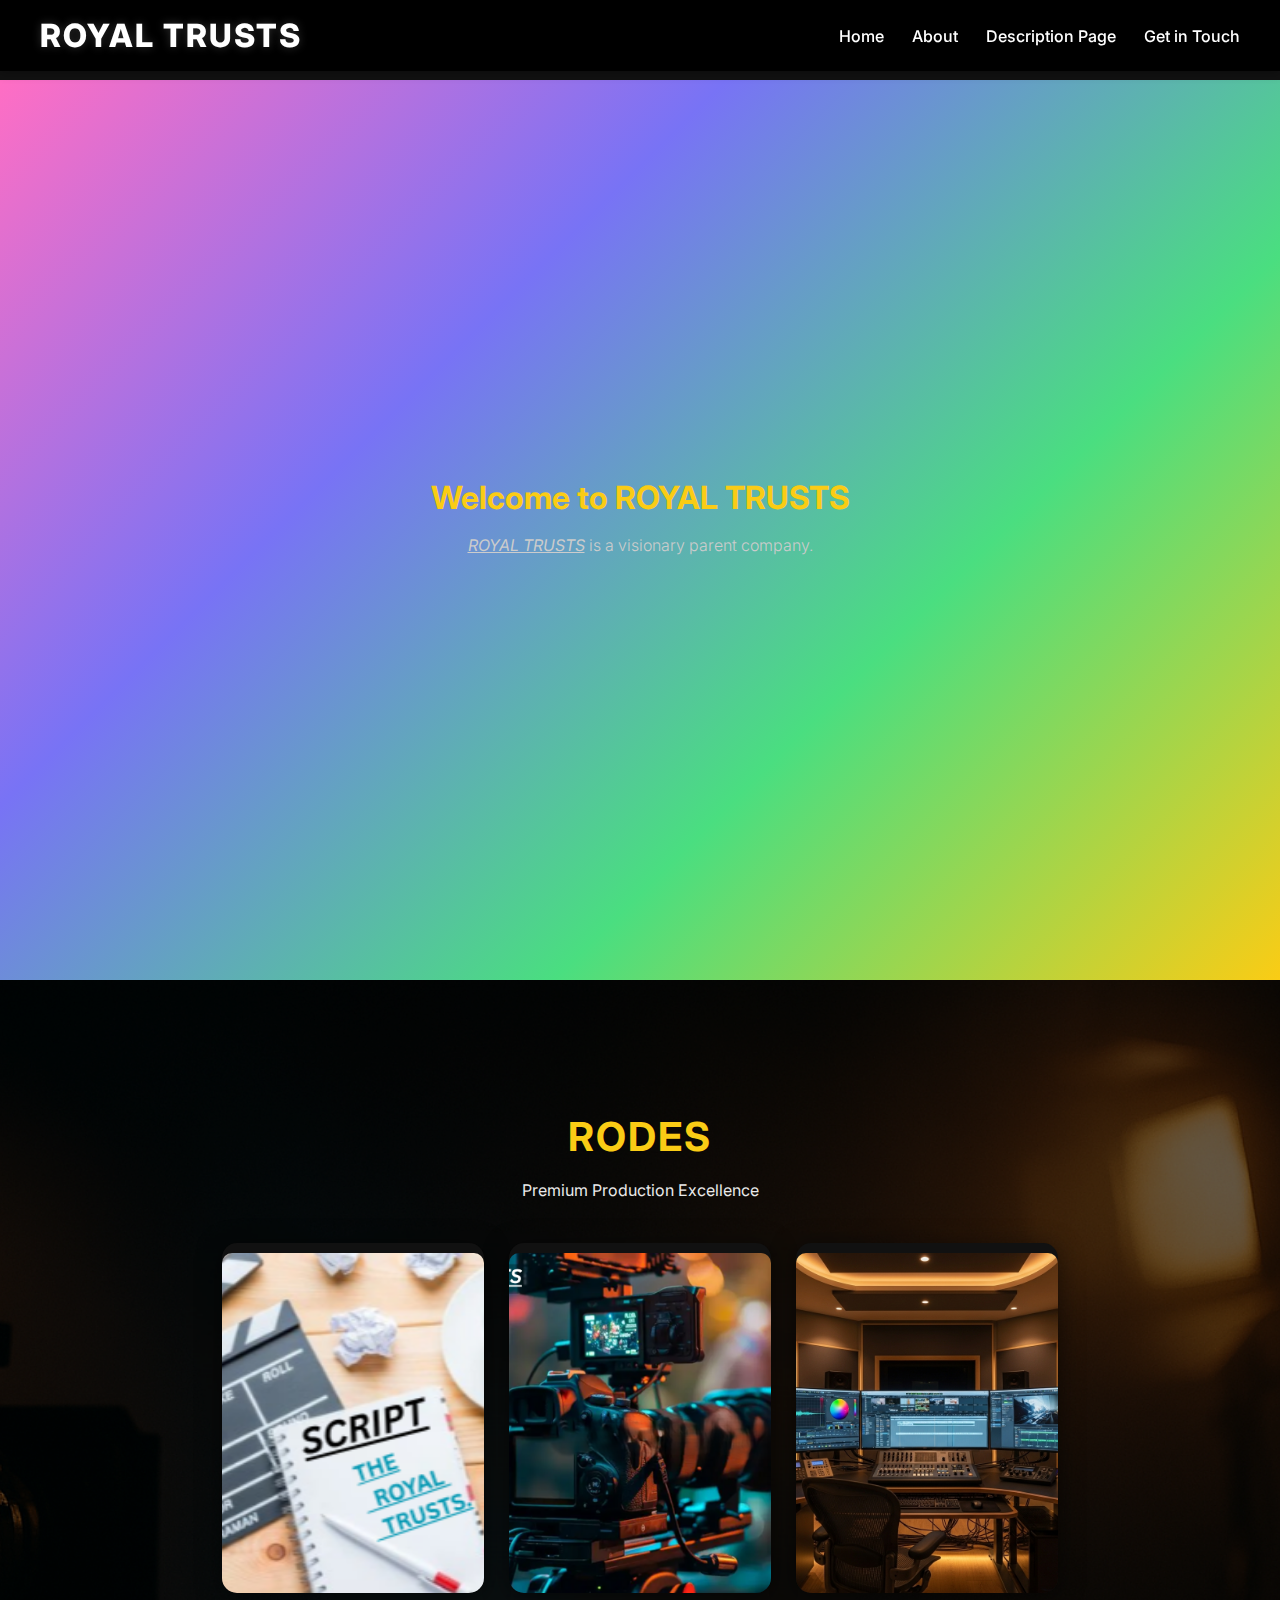
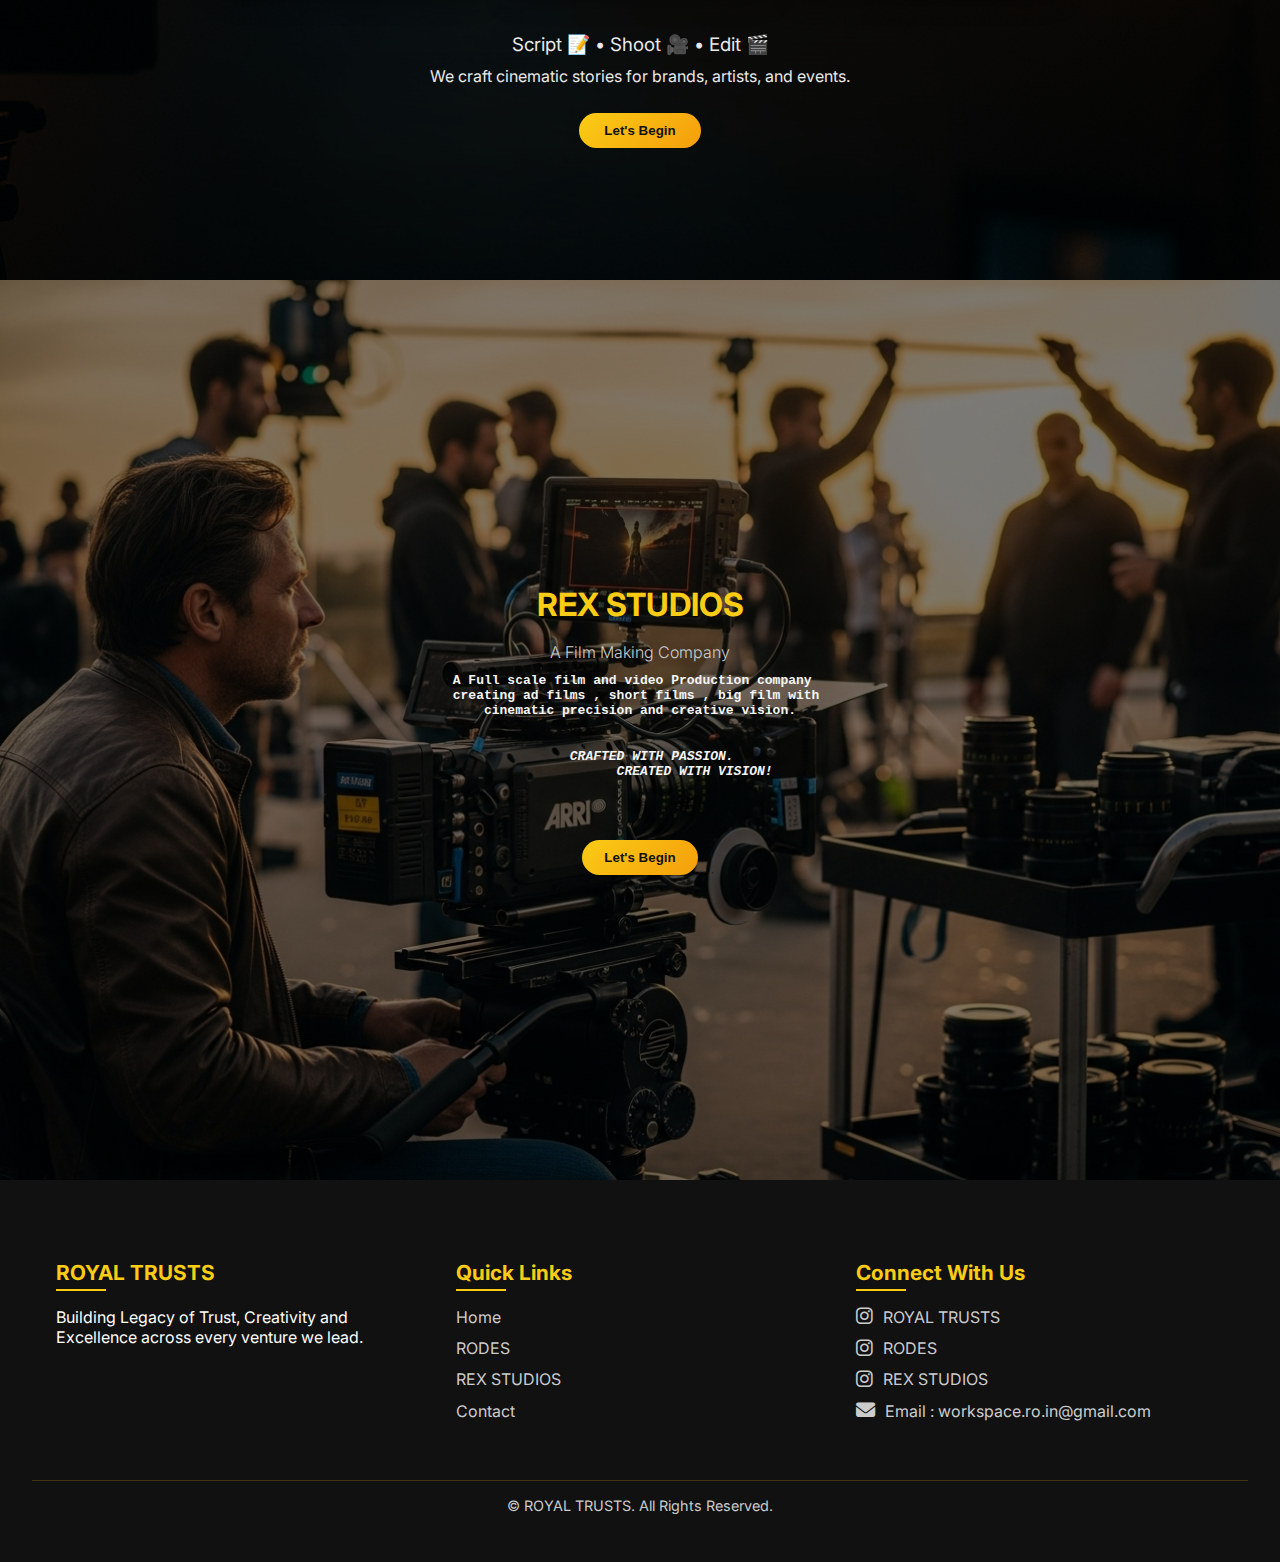
<file: index.html>
<!doctype html>
<html lang="en">
<head>
  <meta charset="utf-8" />
  <meta name="viewport" content="width=device-width, initial-scale=1.0">
  <title>ROYAL TRUSTS</title>
  <link href="https://fonts.googleapis.com/css2?family=Inter:wght@300;400;600;800&display=swap" rel="stylesheet">
  <link rel="stylesheet" href="styles.css">
  <link rel="stylesheet" href="https://cdnjs.cloudflare.com/ajax/libs/font-awesome/6.4.0/css/all.min.css">

</head>
<body>

  <header>
  <div class="header-container">
    <div class="logo">
      <h1>ROYAL TRUSTS</h1>
    </div>
    <nav class="nav-links">
      <a href="#slide1">Home</a>
      <a href="about.html">About</a>
      <a href="description.html">Description Page</a>
      <a href="contact.html" class="headerContact">Get in Touch</a>

    </nav>
  </div>
</header>

  <main>
    <!-- Slide 1: Parent Company Overview -->
    <section id="slide1" class="slide">
      <h2>Welcome to ROYAL TRUSTS</h2>
      <p><b><i><u>ROYAL TRUSTS</u></i></b> is a visionary parent company.</p>
      <p></p>
    </section>

    <!-- Slide 2: First Subsidiary -->
<section id="slide2" class="slide">
  <div class="slide2-content">
    <h2>RODES</h2>
    <p>Premium Production Excellence</p>
    <div class="slide2-gallery">
      <div class="slide2-img"><img src="script.png" alt="Script"></div>
      <div class="slide2-img"><img src="Shoot.png" alt="Shoot"></div>
      <div class="slide2-img"><img src="Edit.png" alt="Edit"></div>
    </div>
    <h3>Script 📝 • Shoot 🎥 • Edit 🎬</h3>
    <p>We craft cinematic stories for brands, artists, and events.</p>
    <button class="contactBtn">Let's Begin</button>
  </div>
</section>


    <!-- Slide 3: Second Subsidiary -->
    <section id="slide3" class="slide">
      <h2>REX STUDIOS</h2> 
      <p>A Film Making Company</p>
       <pre><b>A Full scale film and video Production company
creating ad films , short films , big film with 
    cinematic precision and creative vision.</b></pre>

    <p><pre>
      <i>
        <b>CRAFTED WITH PASSION.
              CREATED WITH VISION!</b>
      </i>
    </pre></p>
      
      <button class="contactBtn">Let's Begin</button>
    </section>
  </main>

 <footer>
  <div class="footer-container">
    <!-- Company Info -->
    <div class="footer-column">
      <h3>ROYAL TRUSTS</h3>
      <p>Building Legacy of Trust, Creativity and Excellence across every venture we lead.</p>
    </div>

    <!-- Quick Links -->
    <div class="footer-column">
      <h3>Quick Links</h3>
      <ul>
        <li><a href="#slide1">Home</a></li>
        <li><a href="#slide2">RODES</a></li>
        <li><a href="#slide3">REX STUDIOS</a></li>
        <li><a href="#" id="footerContactBtn">Contact</a></li>
      </ul>
    </div>

    <!-- Social + Contact -->
    <div class="footer-column">
      <h3>Connect With Us</h3>
      <div class="footer-social">
        <a href="https://instagram.com/royal_trusts"><i class="fab fa-instagram"></i> ROYAL TRUSTS </a>
        <a href="https://instagram.com/rodes.rt_"><i class="fab fa-instagram"></i> RODES </a>
        <a href="https://instagram.com/rex._studios"><i class="fab fa-instagram"></i> REX STUDIOS </a>
        <a href="mailto:workspace.ro.in@gmail.com"><i class="fas fa-envelope"></i> Email : workspace.ro.in@gmail.com</a>
      </div>
    </div>
  </div>

  <div class="footer-bottom">
    <p>© ROYAL TRUSTS. All Rights Reserved.</p>
  </div>
</footer>


  <!-- Contact Form Popup -->
  <div id="contactFormPopup" class="form-popup">
    <div class="form-container">
      <span id="closeForm" class="close">&times;</span>
      <h3>Contact Us</h3>
      <p>Email us at: workspace.ro.in@gmail.com</p>
      <form action="https://formspree.io/f/xkgqzryz" method="POST">
        <input type="text" name="name" placeholder="Your Name" required>
        <input type="tel" name="phone" placeholder="Phone Number">
        <input type="email" name="_replyto" placeholder="Your Email" required>
        <textarea name="message" placeholder="Describe Your Project..."></textarea>
        <button type="submit">Submit</button>
      </form>
    </div>
  </div>

  <script src="javascript.js"></script>
</body>
</html>
</file>
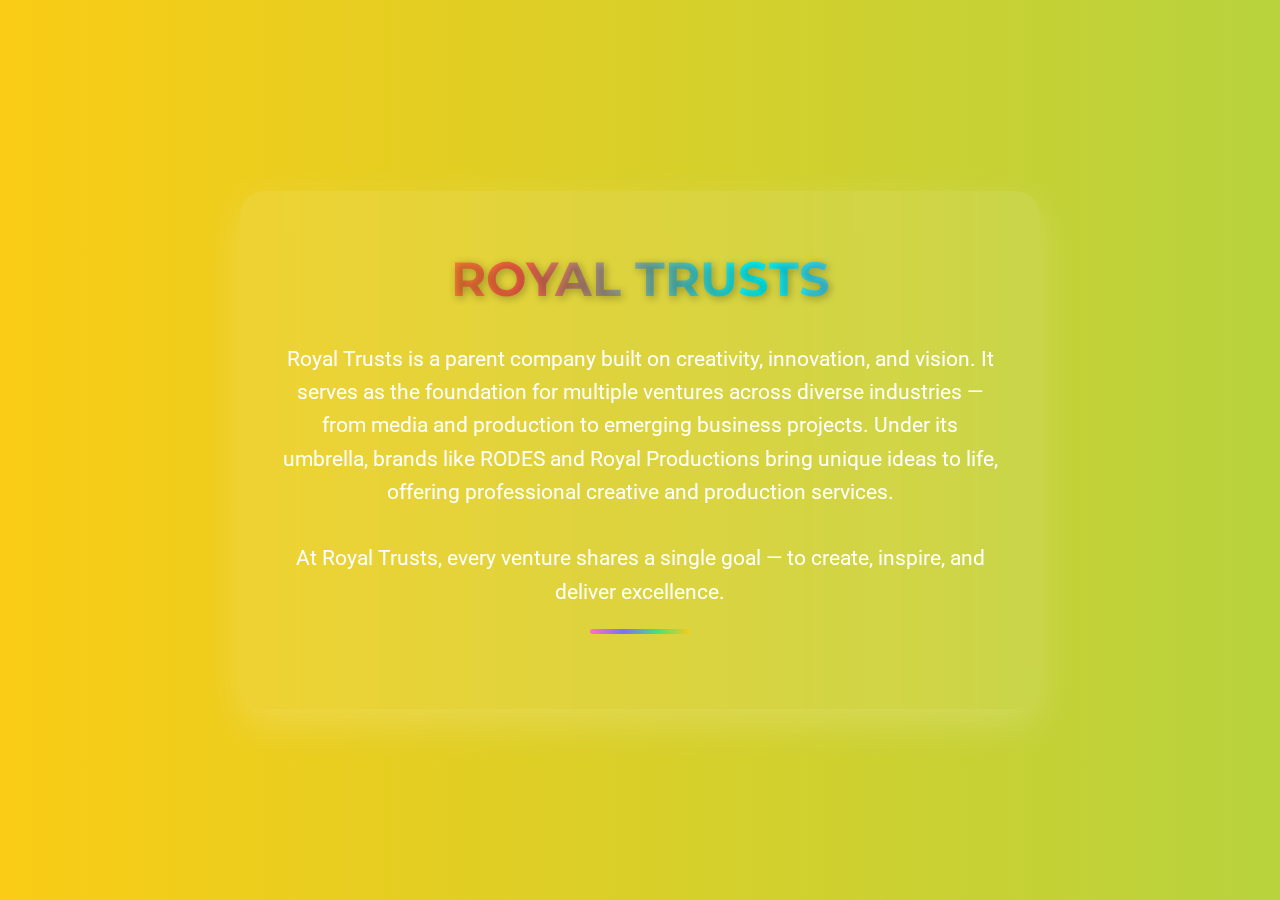
<file: about.html>
<!DOCTYPE html>
<html lang="en">
<head>
    <meta charset="UTF-8">
    <meta name="viewport" content="width=device-width, initial-scale=1.0">
    <title>Royal Trusts</title>
    <link href="https://fonts.googleapis.com/css2?family=Montserrat:wght@400;600&family=Roboto:wght@400;500&display=swap" rel="stylesheet">
    <link rel="stylesheet" href="about.css">
</head>
<body>
    <div class="container">
        <h1>ROYAL TRUSTS</h1>
        <p>
            Royal Trusts is a parent company built on creativity, innovation, and vision. It serves as the foundation for multiple ventures across diverse industries — from media and production to emerging business projects. Under its umbrella, brands like RODES and Royal Productions bring unique ideas to life, offering professional creative and production services.
            <br><br>
            At Royal Trusts, every venture shares a single goal — to create, inspire, and deliver excellence.
        </p>
    </div>
</body>
</html>
</file>
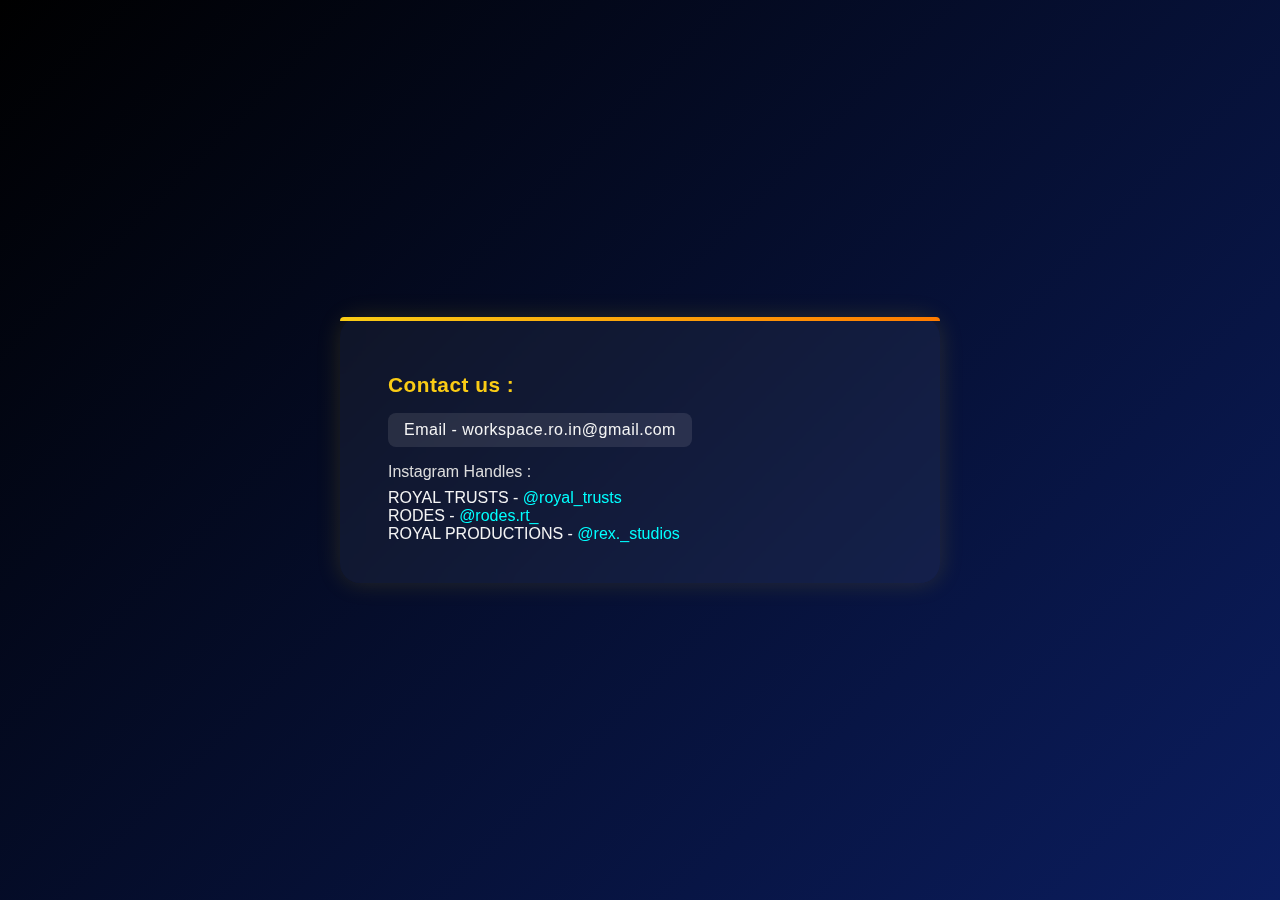
<file: contact.html>
<!DOCTYPE html>
<html lang="en">
<head>
    <meta charset="UTF-8">
    <meta name="viewport" content="width=device-width, initial-scale=1.0">
    <title>Document</title>
    <link rel="stylesheet" href="contact.css">
</head>
<body>
  <div class="container">
    <p><b>Contact us :</b></p>
    <div class="mail">Email - workspace.ro.in@gmail.com</div>

    <p>Instagram Handles :</p>
    ROYAL TRUSTS - <a href="https://instagram.com/royal_trusts">@royal_trusts</a><br>
    RODES - <a href="https://instagram.com/rodes.rt_">@rodes.rt_</a><br>
    ROYAL PRODUCTIONS - <a href="https://instagram.com/rex._studios">@rex._studios</a>
  </div>
</body>

</html>
</file>
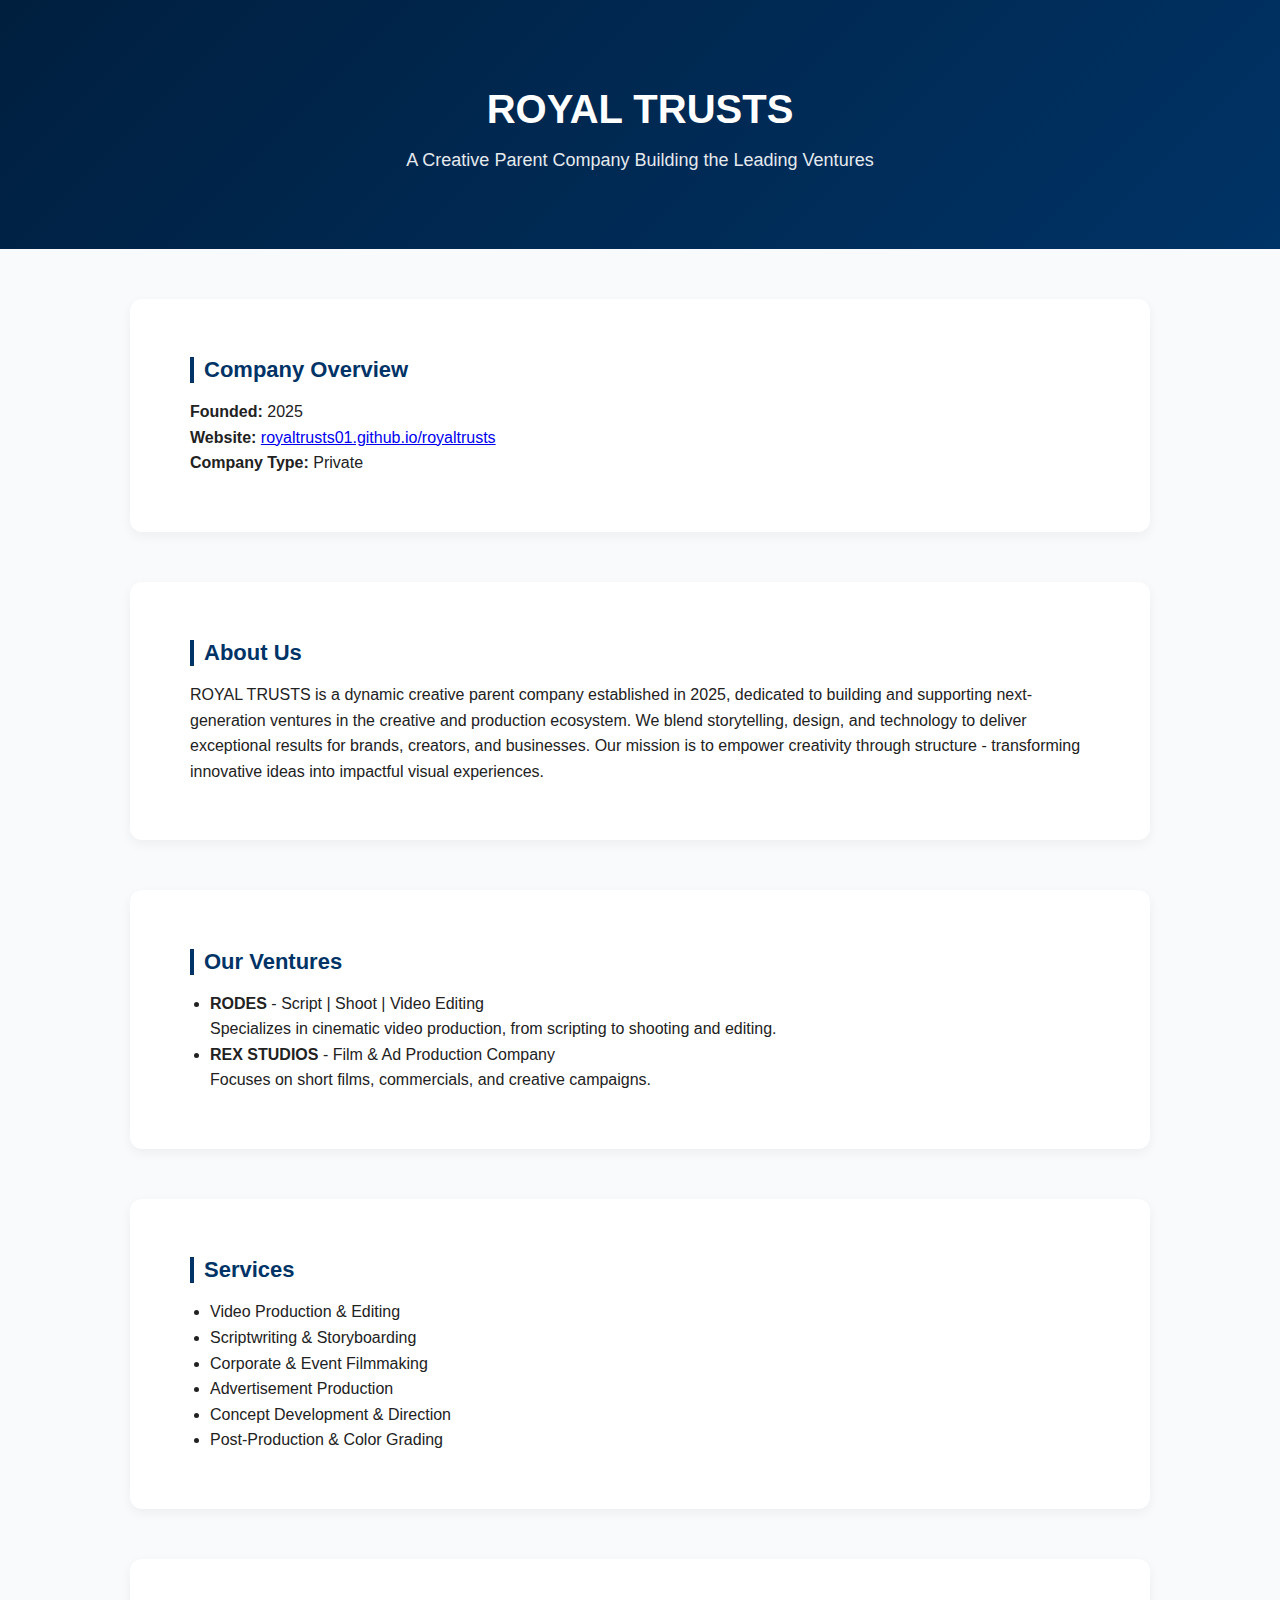
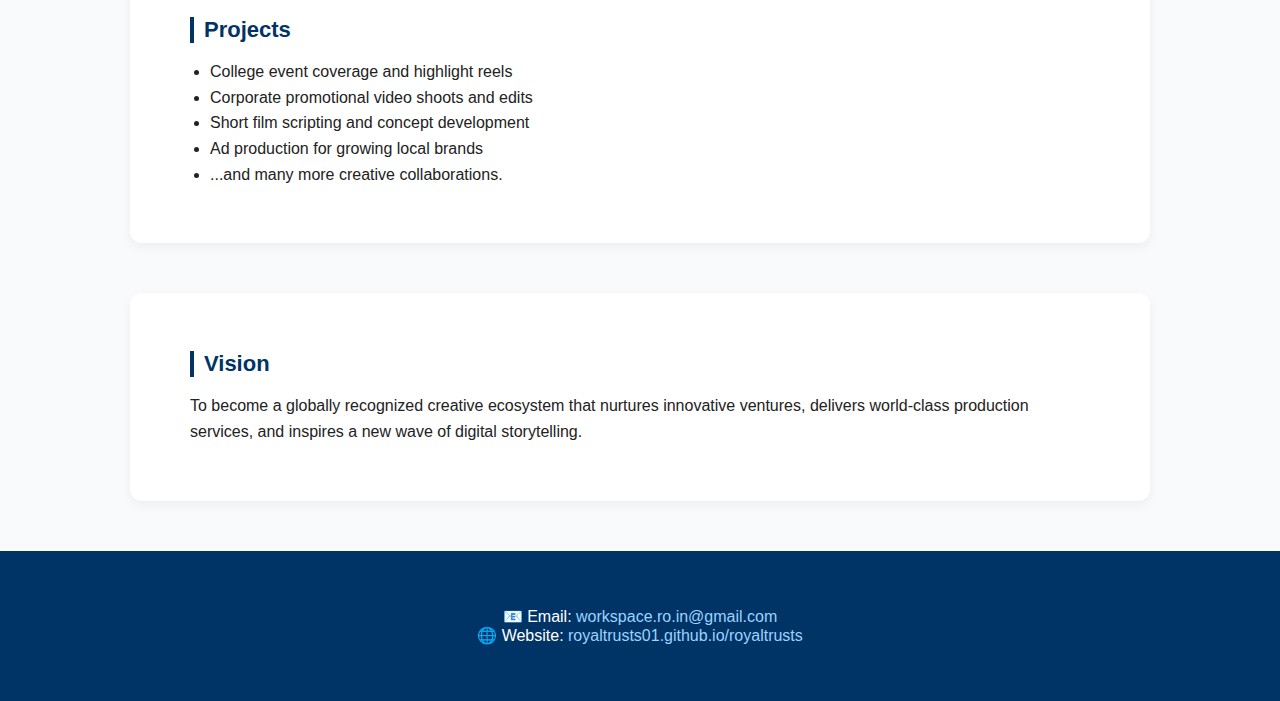
<file: description.html>
<!DOCTYPE html>
<html lang="en">
<head>
  <meta charset="UTF-8">
  <meta name="viewport" content="width=device-width, initial-scale=1.0">
  <link rel="stylesheet" href="description.css">
  <title>Royal Trusts - Company Profile</title>
</head>
<body>
  <div class="header">
    <h1>ROYAL TRUSTS</h1>
    <p>A Creative Parent Company Building the Leading Ventures</p>
  </div>

  <div class="section">
    <h2>Company Overview</h2>
    <p><strong>Founded:</strong> 2025<br>
    <strong>Website:</strong> <a href="https://royaltrusts01.github.io/royaltrusts/" target="_blank">royaltrusts01.github.io/royaltrusts</a><br>
    <strong>Company Type:</strong> Private</p>
  </div>

  <div class="section">
    <h2>About Us</h2>
    <p>ROYAL TRUSTS is a dynamic creative parent company established in 2025, dedicated to building and supporting next-generation ventures in the creative and production ecosystem. We blend storytelling, design, and technology to deliver exceptional results for brands, creators, and businesses. Our mission is to empower creativity through structure - transforming innovative ideas into impactful visual experiences.</p>
  </div>

  <div class="section">
    <h2>Our Ventures</h2>
    <ul>
      <li><strong>RODES</strong> - Script | Shoot | Video Editing<br>Specializes in cinematic video production, from scripting to shooting and editing.</li>
      <li><strong>REX STUDIOS</strong> - Film & Ad Production Company<br>Focuses on short films, commercials, and creative campaigns.</li>
    </ul>
  </div>

  <div class="section">
    <h2>Services</h2>
    <ul>
      <li>Video Production & Editing</li>
      <li>Scriptwriting & Storyboarding</li>
      <li>Corporate & Event Filmmaking</li>
      <li>Advertisement Production</li>
      <li>Concept Development & Direction</li>
      <li>Post-Production & Color Grading</li>
    </ul>
  </div>

  <div class="section">
    <h2>Projects</h2>
    <ul>
      <li>College event coverage and highlight reels</li>
      <li>Corporate promotional video shoots and edits</li>
      <li>Short film scripting and concept development</li>
      <li>Ad production for growing local brands</li>
      <li>...and many more creative collaborations.</li>
    </ul>
  </div>

  <div class="section">
    <h2>Vision</h2>
    <p>To become a globally recognized creative ecosystem that nurtures innovative ventures, delivers world-class production services, and inspires a new wave of digital storytelling.</p>
  </div>

  <div class="footer">
    <p>📧 Email: <a href="mailto:workspace.ro.in@gmail.com">workspace.ro.in@gmail.com</a><br>
    🌐 Website: <a href="https://royaltrusts01.github.io/royaltrusts/" target="_blank">royaltrusts01.github.io/royaltrusts</a></p>
  </div>
</body>
</html>
</file>
<file: description.css>
body {
      font-family: 'Poppins', sans-serif;
      background-color: #f9fafb;
      color: #222;
      margin: 0;
      padding: 0;
    }
    .header {
      background: linear-gradient(135deg, #001f3f, #003366);
      color: white;
      text-align: center;
      padding: 60px 20px;
    }
    .header h1 {
      font-size: 40px;
      margin-bottom: 10px;
    }
    .header p {
      font-size: 18px;
      opacity: 0.9;
    }
    .section {
      max-width: 900px;
      margin: 50px auto;
      background: white;
      border-radius: 12px;
      box-shadow: 0 4px 12px rgba(0,0,0,0.05);
      padding: 40px 60px;
    }
    .section h2 {
      color: #003366;
      border-left: 4px solid #003366;
      padding-left: 10px;
      font-size: 22px;
      margin-bottom: 15px;
    }
    .section p, .section li {
      font-size: 16px;
      line-height: 1.6;
    }
    ul {
      padding-left: 20px;
    }
    .footer {
      text-align: center;
      padding: 40px 20px;
      background-color: #003366;
      color: white;
      margin-top: 50px;
    }
    .footer a {
      color: #9bd4ff;
      text-decoration: none;
    }
</file>
<file: styles.css>
/* --- Global Reset & Base --- */
* {
  margin: 0;
  padding: 0;
  box-sizing: border-box;
}

html {
  scroll-behavior: smooth; /* smooth scrolling */
}

body {
  font-family: 'Inter', sans-serif;
  color: #f5f5f5;
  min-height: 100vh;
  overflow-x: hidden;
  background: #111; /* fallback background */
}

/* --- Header --- */
* {
  margin: 0;
  padding: 0;
  box-sizing: border-box;
}

html {
  scroll-behavior: smooth;
}

body {
  font-family: 'Inter', sans-serif;
  color: #f5f5f5;
  min-height: 100vh;
  overflow-x: hidden;
  background: #111;
}

/* --- Header --- */
header {
  position: fixed;
  top: 0;
  width: 100%;
  background-color: #000000;; /* deep navy blue */
  padding: 1rem 2rem;
  display: flex;
  justify-content: center;
  z-index: 1000;
  box-shadow: 0 2px 10px rgba(0,0,0,0.3);
}

.header-container {
  width: 100%;
  max-width: 1200px;
  display: flex;
  justify-content: space-between;
  align-items: center;
}

header .logo h1 {
  font-family: 'Inter', sans-serif;
  font-size: 2rem;
  color: #ffffff;
  font-weight: 800;
  letter-spacing: 2px;
  text-shadow: 0 0 10px rgba(255,255,255,0.2);
  transition: transform 0.3s ease, text-shadow 0.3s ease;
}

header .logo h1:hover {
  transform: scale(1.05);
  text-shadow: 0 0 20px rgba(255,255,255,0.5);
}

/* Navigation Links */
.nav-links a {
  color: #ffffff;
  text-decoration: none;
  margin-left: 1.5rem;
  font-weight: 500;
  font-size: 1rem;
  position: relative;
  transition: color 0.3s ease;
}

.nav-links a:hover {
  color: #facc15; /* golden hover */
}

.nav-links a::after {
  content: "";
  position: absolute;
  left: 0;
  bottom: -2px;
  width: 0%;
  height: 2px;
  background: currentColor;
  transition: width 0.3s ease;
}

.nav-links a:hover::after {
  width: 100%;
}

/* Navigation Links */
.nav-links a {
  color: #fff;
  text-decoration: none;
  margin-left: 1.5rem;
  font-weight: 500;
  font-size: 1rem;
  position: relative;
  transition: color 0.3s ease;
}

.nav-links a:hover {
  color: #facc15; /* golden highlight on hover */
}

.nav-links a::after {
  content: "";
  position: absolute;
  left: 0;
  bottom: -2px;
  width: 0%;
  height: 2px;
  background: currentColor;
  transition: width 0.3s ease;
}

.nav-links a:hover::after {
  width: 100%;
}

/* --- Main Sections / Slides --- */
main {
  width: 100%;
  margin-top: 80px; /* space for fixed header */
}

/* --- Slides / Sections --- */
.slide {
  min-height: 100vh;
  display: flex;
  flex-direction: column;
  justify-content: center;
  align-items: center;
  padding: 2rem;
  position: relative;
  background-size: cover;
  background-position: center;
  animation: fadeIn 2s ease;
}

/* Slide backgrounds */
#slide1 {
  background: linear-gradient(135deg, #ff6ec4, #7873f5, #4ade80, #facc15);
}

/* --- RODES Section --- */
/* Slide 2 main */
#slide2 {
  position: relative;
  overflow: hidden;
  display: flex;
  justify-content: center;
  align-items: center;
  text-align: center;
  color: #fff;
  min-height: 100vh;

  /* Background image */
  background: url('bg\(slide2\).png') no-repeat center center;
  background-size: cover;
}

/* Dark overlay for text readability */
#slide2::before {
  content: '';
  position: absolute;
  top: 0;
  left: 0;
  width: 100%;
  height: 100%;
  background: rgba(0,0,0,0.6);
  z-index: 1;
}

/* Content above overlay */
.slide2-content {
  position: relative;
  z-index: 2;
  max-width: 900px;
  padding: 2rem;
  animation: fadeInUp 1.2s ease;
}

/* Fade in up keyframes */
@keyframes fadeInUp {
  from {
    opacity: 0;
    transform: translateY(30px);
  }
  to {
    opacity: 1;
    transform: translateY(0);
  }
}

/* Image gallery */
.slide2-gallery {
  display: flex;
  justify-content: center;
  align-items: center;
  gap: 25px;
  margin: 40px 0;
}

.slide2-img {
  background: #111;
  border-radius: 15px;
  overflow: hidden;
  box-shadow: 0 4px 25px rgba(0,0,0,0.5);
  transition: transform 0.4s ease, box-shadow 0.4s ease;
  width: 300px;
  height: 350px;
}

.slide2-img img {
  width: 100%;
  height: 100%;
  object-fit: cover;
}

.slide2-img:hover {
  transform: translateY(-8px);
  box-shadow: 0 8px 25px rgba(250, 204, 21, 0.4);
}

/* Text styling */
#slide2 h2 {
  font-size: 2.5rem;
  color: #facc15;
  margin-bottom: 0.3rem;
  letter-spacing: 2px;
}

#slide2 p, #slide2 h3 {
  color: #eaeaea;
  font-weight: 400;
  margin: 0.5rem 0;
}

/* Button styling */
#slide2 .contactBtn {
  background: linear-gradient(135deg, #facc15, #f59e0b);
  color: #111;
  font-weight: 700;
  padding: 10px 25px;
  border-radius: 30px;
  margin-top: 15px;
  cursor: pointer;
  border: none;
  transition: all 0.3s ease;
}

#slide2 .contactBtn:hover {
  transform: translateY(-3px);
  box-shadow: 0 4px 15px rgba(250, 204, 21, 0.4);
}



#slide3 {
  background: linear-gradient(rgba(0,0,0,0.5), rgba(0,0,0,0.5)),
              url('Film\ Shoot\ \(ROYAL_PRODUCTIONS\).png') no-repeat center center;
  background-size: cover;
}



/* Slide content */
.slide h2 {
  font-size: 2rem;
  color: #facc15;
  margin-bottom: 0.5rem;
  position: relative;
  display: inline-block;
  overflow: hidden;
}

.slide h2::after {
  content: "";
  position: absolute;
  bottom: -6px;
  left: 50%;
  width: 0;
  height: 2px;
  background: currentColor;
  transition: all 0.4s ease;
  transform: translateX(-50%);
}

.slide h2:hover::after {
  width: 60%;
}

.slide h3 {
  font-weight: 600;
  margin: 0.5rem 0;
  color: #facc15;
}

.slide p {
  color: #ccc;
  margin: 0.5rem 0;
  font-weight: 300;
  line-height: 1.6;
  transition: transform 0.3s ease, color 0.3s ease, opacity 0.3s ease;
}

.slide p:hover {
  transform: translateY(-2px);
  color: #fff;
  opacity: 0.95;
}

/* --- Contact Button --- */
.contactBtn {
  background: linear-gradient(135deg, #facc15, #f59e0b);
  color: #111;
  border: none;
  padding: 10px 22px;
  border-radius: 30px;
  font-weight: 600;
  margin-top: 15px;
  cursor: pointer;
  transition: transform 0.3s, box-shadow 0.3s;
}

.contactBtn:hover {
  transform: translateY(-3px);
  box-shadow: 0 4px 15px rgba(250, 204, 21, 0.4);
}

/* ===========================
   FOOTER SECTION (Black & Premium)
=========================== */
/* Footer Container */
footer {
  background: #111;
  color: #fff;
  padding: 4rem 2rem 2rem 2rem;
  position: relative;
  overflow: hidden;
}

.footer-container {
  display: flex;
  justify-content: space-between;
  flex-wrap: wrap;
  max-width: 1200px;
  margin: 0 auto;
}

/* Footer Columns */
.footer-column {
  flex: 1;
  min-width: 220px;
  margin: 1rem;
}

.footer-column h3 {
  color: #facc15;
  font-size: 1.3rem;
  margin-bottom: 1rem;
  position: relative;
}

.footer-column h3::after {
  content: "";
  display: block;
  width: 50px;
  height: 2px;
  background: #facc15;
  margin-top: 4px;
}

/* Footer Links */
.footer-column ul {
  list-style: none;
  padding: 0;
}

.footer-column ul li {
  margin-bottom: 0.7rem;
}

.footer-column ul li a {
  color: #ccc;
  text-decoration: none;
  transition: 0.3s;
}

.footer-column ul li a:hover {
  color: #facc15;
  transform: translateX(5px);
}

/* Social Section */
.footer-social a {
  display: flex;
  align-items: center;
  gap: 0.6rem;
  color: #ccc;
  text-decoration: none;
  margin-bottom: 0.7rem;
  transition: 0.3s;
}

.footer-social a:hover {
  color: #facc15;
}

.footer-social i {
  font-size: 1.2rem;
  transition: 0.3s;
}

.footer-social a:hover i {
  transform: scale(1.2);
}

/* Footer Bottom */
.footer-bottom {
  border-top: 1px solid rgba(250, 204, 21, 0.2);
  text-align: center;
  padding: 1rem;
  margin-top: 2rem;
  font-size: 0.9rem;
  color: #ccc;
}

/* Responsive */
@media (max-width: 768px) {
  .footer-container {
    flex-direction: column;
    align-items: center;
    gap: 2rem;
  }
  .footer-column {
    text-align: center;
  }
  .footer-social a {
    justify-content: center;
  }
}

/* --- Contact Form Popup --- */
.form-popup {
  display: none;
  position: fixed;
  top: 0;
  left: 0;
  width: 100%;
  height: 100%;
  background: rgba(15, 15, 15, 0.8);
  backdrop-filter: blur(6px);
  justify-content: center;
  align-items: center;
  z-index: 10000;
}

.form-container {
  background: #111;
  border-radius: 16px;
  padding: 2rem;
  width: 90%;
  max-width: 400px;
  text-align: left;
  box-shadow: 0 0 25px rgba(250, 204, 21, 0.15);
  position: relative;
}

.form-container h3 {
  text-align: center;
  color: #facc15;
  font-weight: 700;
  margin-bottom: 0.5rem;
}

.form-container p {
  text-align: center;
  color: #bbb;
  margin-bottom: 1rem;
  font-size: 0.9rem;
}

.form-container input,
.form-container textarea {
  width: 100%;
  padding: 0.8rem;
  margin: 0.5rem 0;
  border: none;
  border-radius: 10px;
  background: #1f1f1f;
  color: #f5f5f5;
  font-size: 0.9rem;
}

.form-container input:focus,
.form-container textarea:focus {
  outline: 2px solid #facc15;
  background: #262626;
}

.form-container button {
  width: 100%;
  background: linear-gradient(135deg, #facc15, #f59e0b);
  border: none;
  color: #111;
  font-weight: 700;
  padding: 0.9rem;
  border-radius: 10px;
  cursor: pointer;
  margin-top: 1rem;
  transition: all 0.3s ease;
}

.form-container button:hover {
  transform: translateY(-2px);
  box-shadow: 0 4px 10px rgba(250, 204, 21, 0.3);
}

.close {
  position: absolute;
  top: 10px;
  right: 14px;
  font-size: 24px;
  color: #facc15;
  cursor: pointer;
  transition: color 0.3s ease;
}

.close:hover {
  color: #fff;
}

/* --- Responsive --- */
@media (max-width: 768px) {
  .header-container,
  .footer-container {
    flex-direction: column;
    align-items: flex-start;
    gap: 0.5rem;
  }

  .nav-links a,
  .footer-links a {
    margin-left: 0;
    margin-right: 1rem;
  }
}

@media (max-width: 600px) {
  header .logo h1 {
    font-size: 1.8rem;
  }
  .slide h2 {
    font-size: 1.6rem;
  }
  .form-container {
    padding: 1.5rem;
  }
}

* Make all images responsive */
img {
  max-width: 100%;
  height: auto;
  display: block;
}

/* Optional: add some margin or rounded corners */
img {
  border-radius: 10px;
  margin: 10px auto;
}

@media (max-width: 768px) {
  body {
    padding: 10px;
  }

  img {
    width: 100%;
    height: auto;
  }

  .container {
    flex-direction: column;
    align-items: center;
  }
}
</file>
<file: about.css>
/* Reset and base styles */
* {
    margin: 0;
    padding: 0;
    box-sizing: border-box;
}

body {
    font-family: 'Roboto', sans-serif;
    background: linear-gradient(270deg, #ff6ec4, #7873f5, #4ade80, #facc15);
    background-size: 800% 800%;
    color: #fff;
    display: flex;
    justify-content: center;
    align-items: center;
    height: 100vh;
    padding: 20px;
    text-align: center;
    line-height: 1.6;
    animation: gradientBG 15s ease infinite;
}

.container {
    max-width: 800px;
    background: rgba(255, 255, 255, 0.1);
    padding: 50px 40px;
    border-radius: 25px;
    backdrop-filter: blur(15px);
    box-shadow: 0 15px 40px rgba(255, 255, 255, 0.2);
    animation: fadeIn 2s ease-in-out;
    transition: transform 0.5s, box-shadow 0.5s;
}

.container:hover {
    transform: translateY(-10px);
    box-shadow: 0 20px 50px rgba(255, 255, 255, 0.3);
}

h1 {
    font-family: 'Montserrat', sans-serif;
    font-size: 3rem;
    margin-bottom: 25px;
    font-weight: 700;
    background: linear-gradient(90deg, #ffd700, #ff6347, #00ffff, #ff69b4);
    -webkit-background-clip: text;
    -webkit-text-fill-color: transparent;
    animation: textGradient 5s ease infinite;
    text-shadow: 2px 2px 8px rgba(0,0,0,0.3);
}

p {
    font-size: 1.3rem;
    margin-bottom: 25px;
    color: #fff;
}

/* Animated gradient underline */
p::after {
    content: '';
    display: block;
    width: 100px;
    height: 5px;
    margin: 20px auto 0;
    background: linear-gradient(90deg, #ff6ec4, #7873f5, #4ade80, #facc15);
    border-radius: 3px;
    animation: slide 3s infinite linear;
}

@keyframes fadeIn {
    from { opacity: 0; transform: translateY(20px); }
    to { opacity: 1; transform: translateY(0); }
}

@keyframes slide {
    0% { background-position: 0 0; }
    50% { background-position: 100% 0; }
    100% { background-position: 0 0; }
}

@keyframes gradientBG {
    0% { background-position: 0% 50%; }
    50% { background-position: 100% 50%; }
    100% { background-position: 0% 50%; }
}

@keyframes textGradient {
    0% { background-position: 0% 50%; }
    50% { background-position: 100% 50%; }
    100% { background-position: 0% 50%; }
}
</file>
<file: contact.css>
/* Reset & Base Styles */
* {
  margin: 0;
  padding: 0;
  box-sizing: border-box;
}

body {
  font-family: 'Poppins', sans-serif;
  background: linear-gradient(135deg, #000, #0b1d5f);
  color: #f5f5f5;
  min-height: 100vh;
  display: flex;
  justify-content: center;
  align-items: center;
  text-align: left;
  padding: 2rem;
}

/* Contact Container */
.container {
  background: rgba(255, 255, 255, 0.05);
  border-radius: 20px;
  padding: 2.5rem 3rem;
  width: 90%;
  max-width: 600px;
  backdrop-filter: blur(10px);
  box-shadow: 0 0 25px rgba(250, 204, 21, 0.15);
  position: relative;
  animation: fadeIn 1.5s ease-in-out;
}

/* Glowing Accent Line */
.container::before {
  content: "";
  position: absolute;
  top: 0;
  left: 0;
  width: 100%;
  height: 4px;
  background: linear-gradient(90deg, #facc15, #ff7b00, #00ffff, #facc15);
  background-size: 300% 100%;
  animation: slideLine 6s linear infinite;
  border-radius: 20px 20px 0 0;
}

/* Headings */
p b {
  color: #facc15;
  font-size: 1.3rem;
  letter-spacing: 0.5px;
}

p {
  font-size: 1rem;
  margin: 1rem 0 0.5rem;
  color: #ddd;
}

/* Links */
a {
  color: #00ffff;
  text-decoration: none;
  font-weight: 500;
  transition: color 0.3s ease, text-shadow 0.3s ease;
}

a:hover {
  color: #facc15;
  text-shadow: 0 0 10px #facc15;
}

/* Mail Highlight */
.mail {
  display: inline-block;
  background: rgba(255, 255, 255, 0.1);
  padding: 0.5rem 1rem;
  border-radius: 8px;
  margin-top: 0.5rem;
  font-weight: 500;
  color: #f5f5f5;
  letter-spacing: 0.5px;
  transition: background 0.3s ease, color 0.3s ease;
}

.mail:hover {
  background: #facc15;
  color: #111;
}

/* Animation Effects */
@keyframes fadeIn {
  from { opacity: 0; transform: translateY(20px); }
  to { opacity: 1; transform: translateY(0); }
}

@keyframes slideLine {
  0% { background-position: 0% 0; }
  100% { background-position: 300% 0; }
}

/* Responsive */
@media (max-width: 600px) {
  .container {
    padding: 2rem;
  }
  
  p b {
    font-size: 1.1rem;
  }
}
</file>
